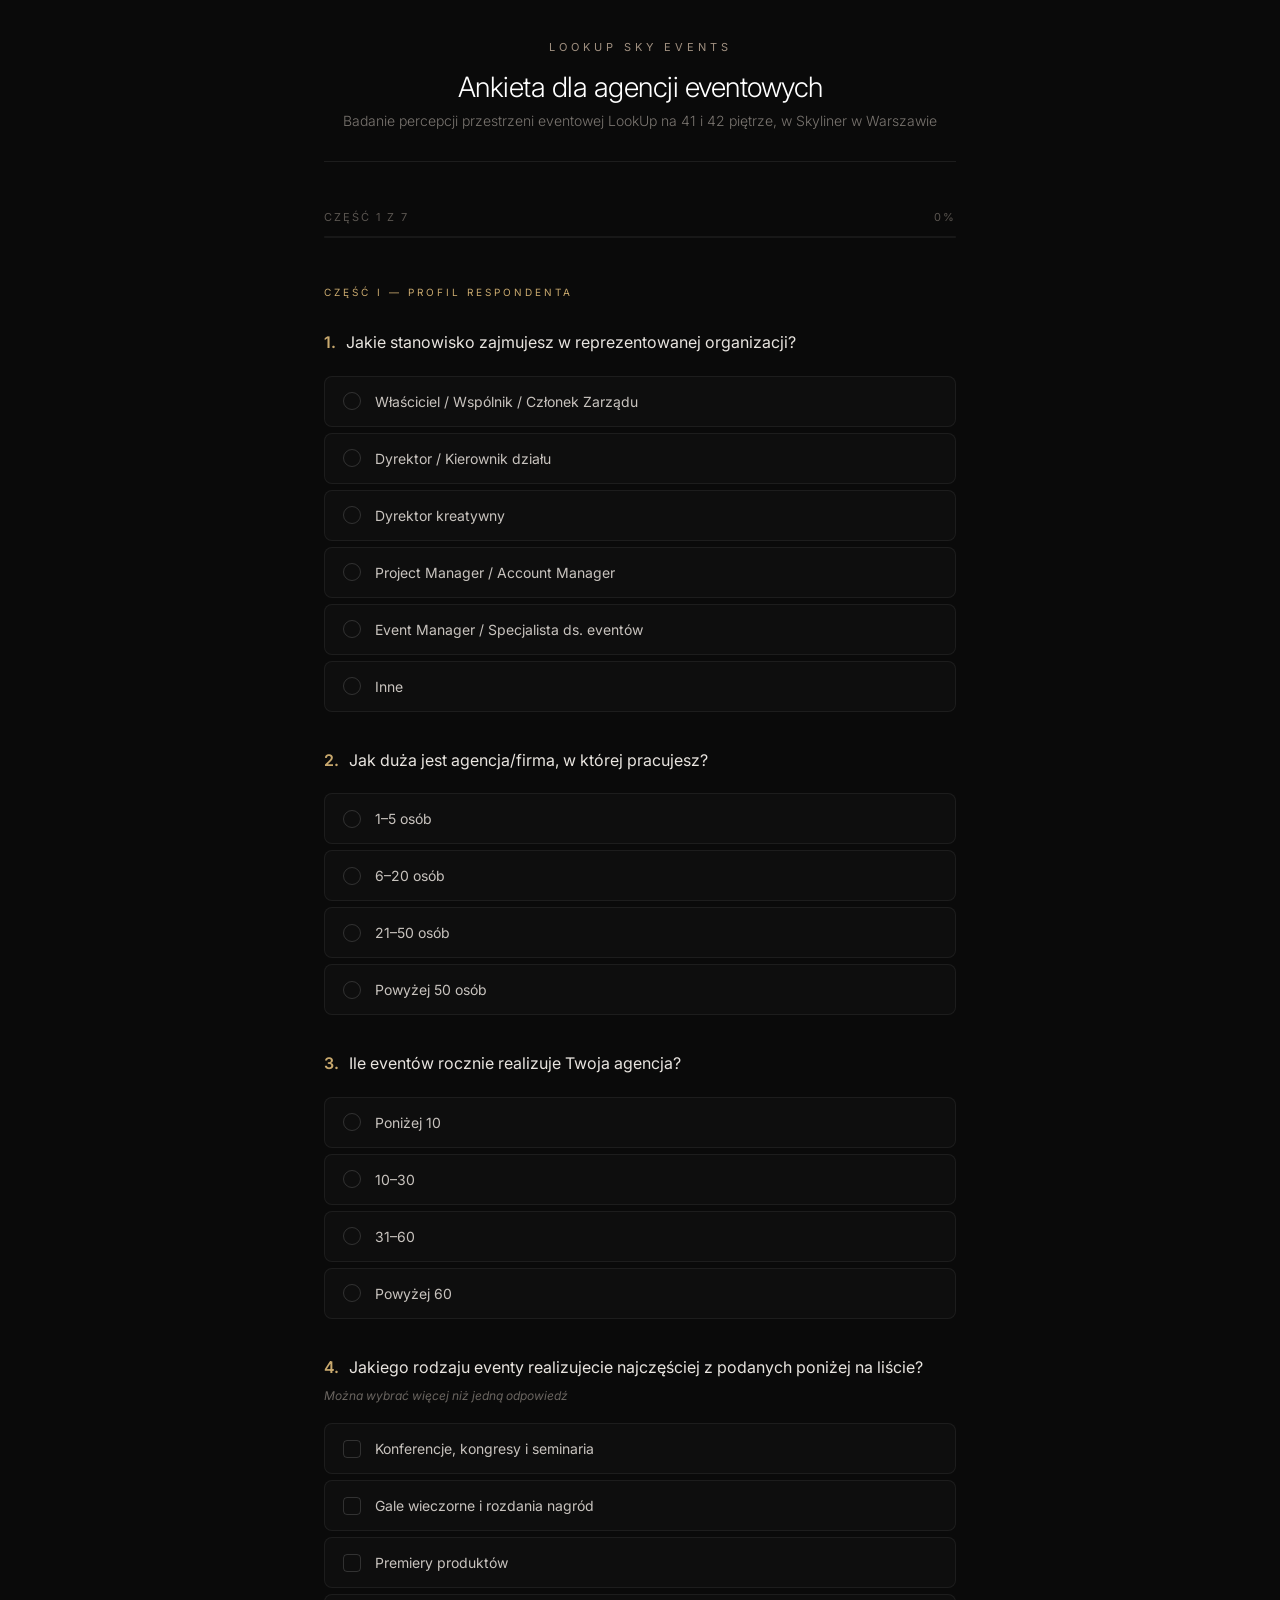
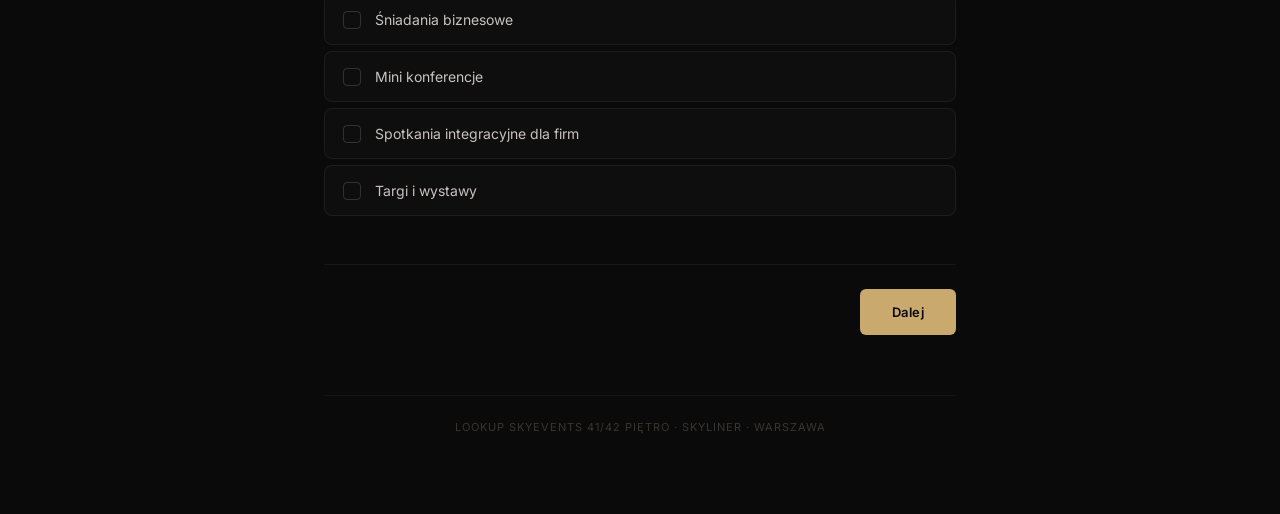
<file: ankieta/index.html>
<!DOCTYPE html>
<html lang="pl">
<head>
<meta charset="UTF-8">
<meta name="viewport" content="width=device-width, initial-scale=1.0">
<title>Ankieta - LookUp Sky Events</title>
<style>
@import url('https://fonts.googleapis.com/css2?family=Inter:wght@300;400;500;600;700&display=swap');

* { margin: 0; padding: 0; box-sizing: border-box; }

body {
  font-family: 'Inter', -apple-system, BlinkMacSystemFont, sans-serif;
  background: #0a0a0a;
  color: #e8e4df;
  min-height: 100vh;
}

.container {
  max-width: 680px;
  margin: 0 auto;
  padding: 40px 24px 80px;
}

/* Header */
.header {
  text-align: center;
  margin-bottom: 48px;
  padding-bottom: 32px;
  border-bottom: 1px solid rgba(255,255,255,0.08);
}

.header .logo {
  font-size: 11px;
  letter-spacing: 4px;
  text-transform: uppercase;
  color: #a09080;
  margin-bottom: 16px;
}

.header h1 {
  font-size: 28px;
  font-weight: 300;
  letter-spacing: -0.5px;
  color: #fff;
  margin-bottom: 8px;
}

.header .subtitle {
  font-size: 14px;
  color: #7a7570;
  font-weight: 300;
}

/* Progress */
.progress-wrapper {
  margin-bottom: 48px;
}

.progress-info {
  display: flex;
  justify-content: space-between;
  font-size: 11px;
  letter-spacing: 2px;
  text-transform: uppercase;
  color: #5a5550;
  margin-bottom: 12px;
}

.progress-bar {
  height: 2px;
  background: rgba(255,255,255,0.06);
  border-radius: 1px;
  overflow: hidden;
}

.progress-fill {
  height: 100%;
  background: linear-gradient(90deg, #c9a96e, #e8d5b0);
  border-radius: 1px;
  transition: width 0.5s cubic-bezier(0.4, 0, 0.2, 1);
  width: 0%;
}

/* Sections */
.section {
  display: none;
  animation: fadeIn 0.4s ease;
}

.section.active { display: block; }

@keyframes fadeIn {
  from { opacity: 0; transform: translateY(12px); }
  to { opacity: 1; transform: translateY(0); }
}

.section-title {
  font-size: 10px;
  letter-spacing: 3px;
  text-transform: uppercase;
  color: #c9a96e;
  margin-bottom: 32px;
}

/* Questions */
.question {
  margin-bottom: 36px;
}

.question-text {
  font-size: 16px;
  font-weight: 400;
  color: #e8e4df;
  margin-bottom: 20px;
  line-height: 1.6;
}

.question-number {
  color: #c9a96e;
  font-weight: 600;
  margin-right: 6px;
}

.hint {
  font-size: 12px;
  color: #6a6560;
  margin-top: -12px;
  margin-bottom: 20px;
  font-style: italic;
}

/* Options - Radio */
.options-radio .option {
  display: flex;
  align-items: center;
  padding: 14px 18px;
  margin-bottom: 6px;
  border: 1px solid rgba(255,255,255,0.06);
  border-radius: 8px;
  cursor: pointer;
  transition: all 0.2s ease;
  background: rgba(255,255,255,0.02);
}

.options-radio .option:hover {
  border-color: rgba(201,169,110,0.3);
  background: rgba(201,169,110,0.04);
}

.options-radio .option.selected {
  border-color: rgba(201,169,110,0.5);
  background: rgba(201,169,110,0.08);
}

.option input { display: none; }

.option .check {
  width: 18px;
  height: 18px;
  border: 1.5px solid rgba(255,255,255,0.15);
  border-radius: 50%;
  margin-right: 14px;
  flex-shrink: 0;
  display: flex;
  align-items: center;
  justify-content: center;
  transition: all 0.2s ease;
}

.option.selected .check {
  border-color: #c9a96e;
  background: #c9a96e;
}

.option.selected .check::after {
  content: '';
  width: 6px;
  height: 6px;
  background: #0a0a0a;
  border-radius: 50%;
}

.option .label {
  font-size: 14px;
  color: #c8c3be;
  line-height: 1.5;
}

.option.selected .label { color: #fff; }

/* Options - Checkbox */
.options-checkbox .option {
  display: flex;
  align-items: center;
  padding: 14px 18px;
  margin-bottom: 6px;
  border: 1px solid rgba(255,255,255,0.06);
  border-radius: 8px;
  cursor: pointer;
  transition: all 0.2s ease;
  background: rgba(255,255,255,0.02);
}

.options-checkbox .option:hover {
  border-color: rgba(201,169,110,0.3);
  background: rgba(201,169,110,0.04);
}

.options-checkbox .option.selected {
  border-color: rgba(201,169,110,0.5);
  background: rgba(201,169,110,0.08);
}

.options-checkbox .check {
  width: 18px;
  height: 18px;
  border: 1.5px solid rgba(255,255,255,0.15);
  border-radius: 4px;
  margin-right: 14px;
  flex-shrink: 0;
  display: flex;
  align-items: center;
  justify-content: center;
  transition: all 0.2s ease;
}

.options-checkbox .option.selected .check {
  border-color: #c9a96e;
  background: #c9a96e;
}

.options-checkbox .option.selected .check::after {
  content: '\2713';
  color: #0a0a0a;
  font-size: 11px;
  font-weight: 700;
}

/* Text input */
.text-input {
  width: 100%;
  padding: 14px 18px;
  background: rgba(255,255,255,0.03);
  border: 1px solid rgba(255,255,255,0.08);
  border-radius: 8px;
  color: #e8e4df;
  font-family: 'Inter', sans-serif;
  font-size: 14px;
  outline: none;
  transition: border-color 0.2s;
  resize: vertical;
  min-height: 80px;
}

.text-input:focus {
  border-color: rgba(201,169,110,0.4);
}

.text-input::placeholder {
  color: #4a4540;
}

/* Navigation */
.nav {
  display: flex;
  justify-content: space-between;
  margin-top: 48px;
  padding-top: 24px;
  border-top: 1px solid rgba(255,255,255,0.06);
}

.btn {
  padding: 14px 32px;
  border: none;
  border-radius: 6px;
  font-family: 'Inter', sans-serif;
  font-size: 13px;
  font-weight: 500;
  letter-spacing: 0.5px;
  cursor: pointer;
  transition: all 0.2s ease;
}

.btn-back {
  background: transparent;
  color: #6a6560;
  border: 1px solid rgba(255,255,255,0.08);
}

.btn-back:hover {
  color: #a09080;
  border-color: rgba(255,255,255,0.15);
}

.btn-next {
  background: #c9a96e;
  color: #0a0a0a;
  font-weight: 600;
}

.btn-next:hover {
  background: #d4b87d;
}

.btn-submit {
  background: linear-gradient(135deg, #c9a96e, #e8d5b0);
  color: #0a0a0a;
  font-weight: 600;
  padding: 16px 40px;
  font-size: 14px;
}

.btn-submit:hover {
  transform: translateY(-1px);
  box-shadow: 0 4px 20px rgba(201,169,110,0.3);
}

.btn:disabled {
  opacity: 0.3;
  cursor: not-allowed;
}

/* Done screen */
.done-screen {
  text-align: center;
  padding: 60px 20px;
}

.done-screen .icon {
  width: 64px;
  height: 64px;
  border: 2px solid #c9a96e;
  border-radius: 50%;
  display: flex;
  align-items: center;
  justify-content: center;
  margin: 0 auto 24px;
  font-size: 28px;
  color: #c9a96e;
}

.done-screen h2 {
  font-size: 24px;
  font-weight: 300;
  color: #fff;
  margin-bottom: 12px;
}

.done-screen p {
  font-size: 14px;
  color: #7a7570;
  line-height: 1.6;
}

/* Footer */
.footer {
  text-align: center;
  margin-top: 60px;
  padding-top: 24px;
  border-top: 1px solid rgba(255,255,255,0.04);
  font-size: 11px;
  color: #3a3530;
  letter-spacing: 1px;
}

/* Responsive */
@media (max-width: 600px) {
  .container { padding: 24px 16px 60px; }
  .header h1 { font-size: 22px; }
  .question-text { font-size: 15px; }
  .btn { padding: 12px 24px; }
}
</style>
</head>
<body>

<div class="container">
  <div class="header">
    <div class="logo">LookUp Sky Events</div>
    <h1>Ankieta dla agencji eventowych</h1>
    <div class="subtitle">Badanie percepcji przestrzeni eventowej LookUp na 41 i 42 piętrze, w Skyliner w Warszawie</div>
  </div>

  <div class="progress-wrapper">
    <div class="progress-info">
      <span id="progress-text">Pytanie 1 z 25</span>
      <span id="progress-pct">0%</span>
    </div>
    <div class="progress-bar">
      <div class="progress-fill" id="progress-fill"></div>
    </div>
  </div>

  <form id="survey-form">

    <!-- CZESC I -->
    <div class="section active" data-section="1">
      <div class="section-title">Część I &mdash; Profil respondenta</div>

      <div class="question" data-q="q1">
        <div class="question-text"><span class="question-number">1.</span> Jakie stanowisko zajmujesz w reprezentowanej organizacji?</div>
        <div class="options-radio">
          <label class="option" data-val="Właściciel / Wspólnik / Zarząd"><div class="check"></div><span class="label">Właściciel / Wspólnik / Członek Zarządu</span></label>
          <label class="option" data-val="Dyrektor / Kierownik działu"><div class="check"></div><span class="label">Dyrektor / Kierownik działu</span></label>
          <label class="option" data-val="Dyrektor kreatywny"><div class="check"></div><span class="label">Dyrektor kreatywny</span></label>
          <label class="option" data-val="Project / Account Manager"><div class="check"></div><span class="label">Project Manager / Account Manager</span></label>
          <label class="option" data-val="Event Manager / Specjalista"><div class="check"></div><span class="label">Event Manager / Specjalista ds. eventów</span></label>
          <label class="option" data-val="Inne"><div class="check"></div><span class="label">Inne</span></label>
        </div>
      </div>

      <div class="question" data-q="q2">
        <div class="question-text"><span class="question-number">2.</span> Jak duża jest agencja/firma, w której pracujesz?</div>
        <div class="options-radio">
          <label class="option" data-val="1-5"><div class="check"></div><span class="label">1–5 osób</span></label>
          <label class="option" data-val="6-20"><div class="check"></div><span class="label">6–20 osób</span></label>
          <label class="option" data-val="21-50"><div class="check"></div><span class="label">21–50 osób</span></label>
          <label class="option" data-val="50+"><div class="check"></div><span class="label">Powyżej 50 osób</span></label>
        </div>
      </div>

      <div class="question" data-q="q3">
        <div class="question-text"><span class="question-number">3.</span> Ile eventów rocznie realizuje Twoja agencja?</div>
        <div class="options-radio">
          <label class="option" data-val="<10"><div class="check"></div><span class="label">Poniżej 10</span></label>
          <label class="option" data-val="10-30"><div class="check"></div><span class="label">10–30</span></label>
          <label class="option" data-val="31-60"><div class="check"></div><span class="label">31–60</span></label>
          <label class="option" data-val="60+"><div class="check"></div><span class="label">Powyżej 60</span></label>
        </div>
      </div>

      <div class="question" data-q="q4">
        <div class="question-text"><span class="question-number">4.</span> Jakiego rodzaju eventy realizujecie najczęściej z podanych poniżej na liście?</div>
        <div class="hint">Można wybrać więcej niż jedną odpowiedź</div>
        <div class="options-checkbox">
          <label class="option" data-val="Konferencje, kongresy i seminaria"><div class="check"></div><span class="label">Konferencje, kongresy i seminaria</span></label>
          <label class="option" data-val="Gale wieczorne i rozdania nagród"><div class="check"></div><span class="label">Gale wieczorne i rozdania nagród</span></label>
          <label class="option" data-val="Premiery produktów"><div class="check"></div><span class="label">Premiery produktów</span></label>
          <label class="option" data-val="Śniadania biznesowe"><div class="check"></div><span class="label">Śniadania biznesowe</span></label>
          <label class="option" data-val="Mini konferencje"><div class="check"></div><span class="label">Mini konferencje</span></label>
          <label class="option" data-val="Spotkania integracyjne dla firm"><div class="check"></div><span class="label">Spotkania integracyjne dla firm</span></label>
          <label class="option" data-val="Targi i wystawy"><div class="check"></div><span class="label">Targi i wystawy</span></label>
        </div>
      </div>
    </div>

    <!-- CZESC II -->
    <div class="section" data-section="2">
      <div class="section-title">Część II &mdash; Znajomość marki LookUp</div>

      <div class="question" data-q="q5">
        <div class="question-text"><span class="question-number">5.</span> Czy słyszałeś(aś) o LookUp Sky Events w Skyliner w Warszawie?</div>
        <div class="options-radio">
          <label class="option" data-val="Tak, dobrze znam"><div class="check"></div><span class="label">Tak, dobrze znam to miejsce</span></label>
          <label class="option" data-val="Tak, słyszałem, ale nie znam szczegółów"><div class="check"></div><span class="label">Tak, słyszałem(am), ale nie znam szczegółów</span></label>
          <label class="option" data-val="Nie, nie słyszałem"><div class="check"></div><span class="label">Nie, nie słyszałem(am)</span></label>
        </div>
      </div>

      <div class="question" data-q="q6">
        <div class="question-text"><span class="question-number">6.</span> Skąd czerpałeś(aś) informacje o LookUp?</div>
        <div class="hint">Można wybrać więcej niż jedną odpowiedź</div>
        <div class="options-checkbox">
          <label class="option" data-val="Z polecenia klienta"><div class="check"></div><span class="label">Z polecenia klienta</span></label>
          <label class="option" data-val="Z polecenia kolegów z branży"><div class="check"></div><span class="label">Z polecenia kolegów z branży</span></label>
          <label class="option" data-val="Z mediów społecznościowych"><div class="check"></div><span class="label">Z mediów społecznościowych (Instagram, Facebook, LinkedIn)</span></label>
          <label class="option" data-val="Z kampanii w internecie"><div class="check"></div><span class="label">Z kampanii w internecie</span></label>
          <label class="option" data-val="Ze strony internetowej"><div class="check"></div><span class="label">Ze strony internetowej lookupevents.pl</span></label>
          <label class="option" data-val="Od klienta, który sam zaproponował"><div class="check"></div><span class="label">Od klienta, który sam zaproponował to miejsce</span></label>
          <label class="option" data-val="Inne"><div class="check"></div><span class="label">Inne</span></label>
        </div>
      </div>

      <div class="question" data-q="q7">
        <div class="question-text"><span class="question-number">7.</span> Czy realizowałeś(aś) jakikolwiek event w LookUp?</div>
        <div class="options-radio">
          <label class="option" data-val="Tak, wielokrotnie"><div class="check"></div><span class="label">Tak, wielokrotnie</span></label>
          <label class="option" data-val="Tak, raz lub dwa razy"><div class="check"></div><span class="label">Tak, raz lub dwa razy</span></label>
          <label class="option" data-val="Nie, ale rozważałem"><div class="check"></div><span class="label">Nie, ale rozważałem(am)</span></label>
          <label class="option" data-val="Nie i nie rozważałem"><div class="check"></div><span class="label">Nie i nie rozważałem(am)</span></label>
        </div>
      </div>
    </div>

    <!-- CZESC III -->
    <div class="section" data-section="3">
      <div class="section-title">Część III &mdash; Percepcja miejsca i jego zalet</div>

      <div class="question" data-q="q8">
        <div class="question-text"><span class="question-number">8.</span> Jakie są Twoim zdaniem GŁÓWNE ZALETY LookUp?</div>
        <div class="hint">Można wybrać do 5 odpowiedzi</div>
        <div class="options-checkbox" data-max="5">
          <label class="option" data-val="Spektakularny widok na panoramę Warszawy"><div class="check"></div><span class="label">Spektakularny widok na panoramę Warszawy</span></label>
          <label class="option" data-val="Prestiżowe miejsce"><div class="check"></div><span class="label">Prestiżowe miejsce</span></label>
          <label class="option" data-val="Nowoczesny, elegancki design wnętrz"><div class="check"></div><span class="label">Nowoczesny, elegancki design wnętrz</span></label>
          <label class="option" data-val="Elastyczność przestrzeni"><div class="check"></div><span class="label">Elastyczność przestrzeni (możliwość aranżacji)</span></label>
          <label class="option" data-val="Własna kuchnia i catering Villa Foksal"><div class="check"></div><span class="label">Własna kuchnia i catering Villa Foksal</span></label>
          <label class="option" data-val="Profesjonalna obsługa"><div class="check"></div><span class="label">Profesjonalna obsługa</span></label>
          <label class="option" data-val="Dobra lokalizacja"><div class="check"></div><span class="label">Dobra lokalizacja (Rondo Daszyńskiego, centrum)</span></label>
          <label class="option" data-val="Nagrody i wyróżnienia"><div class="check"></div><span class="label">Nagrody i wyróżnienia (Poland Urban Awards, Restaurant &amp; Bar Design Awards)</span></label>
          <label class="option" data-val="Dział sprzedaży"><div class="check"></div><span class="label">Dział sprzedaży z którą można wszystko elastycznie załatwić</span></label>
        </div>
      </div>

      <div class="question" data-q="q9">
        <div class="question-text"><span class="question-number">9.</span> Jak oceniasz cenę wynajmu przestrzeni LookUp w porównaniu do innych miejsc eventowych w wieżowcach w Warszawie?</div>
        <div class="options-radio">
          <label class="option" data-val="Nieco niższa"><div class="check"></div><span class="label">Nieco niższa</span></label>
          <label class="option" data-val="Porównywalne"><div class="check"></div><span class="label">Porównywalne</span></label>
          <label class="option" data-val="Nieco droższa"><div class="check"></div><span class="label">Nieco droższa</span></label>
          <label class="option" data-val="Znacznie droższa"><div class="check"></div><span class="label">Znacznie droższa</span></label>
          <label class="option" data-val="Nie mam porównania"><div class="check"></div><span class="label">Nie mam porównania</span></label>
        </div>
      </div>

      <div class="question" data-q="q10">
        <div class="question-text"><span class="question-number">10.</span> Jak oceniasz jakość cateringu (Villa Foksal) dostępnego w LookUp?</div>
        <div class="options-radio">
          <label class="option" data-val="Wyjątkowe smaki i wrażenia kulinarne"><div class="check"></div><span class="label">Wyjątkowe smaki i wrażenia kulinarne</span></label>
          <label class="option" data-val="Bardzo dobra"><div class="check"></div><span class="label">Bardzo dobra</span></label>
          <label class="option" data-val="Dobra"><div class="check"></div><span class="label">Dobra</span></label>
          <label class="option" data-val="Średnia"><div class="check"></div><span class="label">Średnia</span></label>
          <label class="option" data-val="Niska"><div class="check"></div><span class="label">Niska</span></label>
          <label class="option" data-val="Wysoka cena, względem konkurencji"><div class="check"></div><span class="label">Wysoka cena, względem konkurencji</span></label>
          <label class="option" data-val="Wysoka cena względem jakości"><div class="check"></div><span class="label">Wysoka cena względem jakości</span></label>
        </div>
      </div>

      <div class="question" data-q="q11">
        <div class="question-text"><span class="question-number">11.</span> Jak oceniasz elastyczność oferty cateringowej (możliwość dostosowania menu, ilości, formatu)?</div>
        <div class="options-radio">
          <label class="option" data-val="Bardzo elastyczna"><div class="check"></div><span class="label">Bardzo elastyczna &mdash; wszystko da się dogadać</span></label>
          <label class="option" data-val="Elastyczna"><div class="check"></div><span class="label">Elastyczna &mdash; większość rzeczy jest możliwa</span></label>
          <label class="option" data-val="Średnia"><div class="check"></div><span class="label">Średnia &mdash; są pewne ograniczenia</span></label>
          <label class="option" data-val="Mało elastyczna"><div class="check"></div><span class="label">Mało elastyczna &mdash; dużo trzeba negocjować</span></label>
          <label class="option" data-val="Nie wiem"><div class="check"></div><span class="label">Nie wiem / nie rozmawiałem/em na ten temat</span></label>
          <label class="option" data-val="Duży minus za brak własnego cateringu"><div class="check"></div><span class="label">Duży minus za brak możliwości realizacji eventu z własnym cateringiem w LookUp</span></label>
        </div>
      </div>
    </div>

    <!-- CZESC IV -->
    <div class="section" data-section="4">
      <div class="section-title">Część IV &mdash; Obsługa i współpraca</div>

      <div class="question" data-q="q12">
        <div class="question-text"><span class="question-number">12.</span> Jak oceniasz pracę działu sprzedaży LookUp (szybkość odpowiedzi, profesjonalizm, dopasowanie oferty)?</div>
        <div class="options-radio">
          <label class="option" data-val="Bardzo dobrze"><div class="check"></div><span class="label">Bardzo dobrze &mdash; szybko, profesjonalnie, elastycznie</span></label>
          <label class="option" data-val="Dobrze"><div class="check"></div><span class="label">Dobrze &mdash; w większości pozytywne doświadczenie</span></label>
          <label class="option" data-val="Średnio"><div class="check"></div><span class="label">Średnio &mdash; zdarzają się opóźnienia lub brak elastyczności</span></label>
          <label class="option" data-val="Słabo"><div class="check"></div><span class="label">Słabo &mdash; duże opóźnienia, brak odpowiedzi</span></label>
          <label class="option" data-val="Nie mam doświadczenia"><div class="check"></div><span class="label">Nie mam doświadczenia we współpracy</span></label>
        </div>
      </div>

      <div class="question" data-q="q13">
        <div class="question-text"><span class="question-number">13.</span> Czy oferty przygotowywane przez LookUp są dostosowane do potrzeb klienta?</div>
        <div class="options-radio">
          <label class="option" data-val="Tak, zawsze"><div class="check"></div><span class="label">Tak, zawsze otrzymuję dopasowaną ofertę</span></label>
          <label class="option" data-val="Czasem tak, czasem szablonowe"><div class="check"></div><span class="label">Czasem tak, czasem są szablonowe</span></label>
          <label class="option" data-val="Często szablonowe"><div class="check"></div><span class="label">Często są szablonowe, mało elastyczne</span></label>
          <label class="option" data-val="Nie otrzymywałem ofert"><div class="check"></div><span class="label">Nie wiem / nie otrzymywałem(am) ofert</span></label>
        </div>
      </div>
    </div>

    <!-- CZESC V -->
    <div class="section" data-section="5">
      <div class="section-title">Część V &mdash; Rekomendacje i częstotliwość</div>

      <div class="question" data-q="q14">
        <div class="question-text"><span class="question-number">14.</span> W jakich okolicznościach rekomendował(a)byś LookUp swoim klientom?</div>
        <div class="hint">Można wybrać więcej niż jedną odpowiedź</div>
        <div class="options-checkbox">
          <label class="option" data-val="Gdy klient szuka prestiżowej lokalizacji z widokiem"><div class="check"></div><span class="label">Gdy klient szuka prestiżowej lokalizacji z widokiem</span></label>
          <label class="option" data-val="Gdy klient chce zrobić wrażenie na gościach"><div class="check"></div><span class="label">Gdy klient chce zrobić wrażenie na gościach</span></label>
          <label class="option" data-val="Gdy organizowany jest event biznesowy / korporacyjny"><div class="check"></div><span class="label">Gdy organizowany jest event biznesowy / korporacyjny</span></label>
          <label class="option" data-val="Gdy potrzebne jest miejsce na konferencję lub prezentację"><div class="check"></div><span class="label">Gdy potrzebne jest miejsce na konferencję lub prezentację</span></label>
          <label class="option" data-val="Gdy klient chce elegancką kolację lub bankiet"><div class="check"></div><span class="label">Gdy klient chce elegancką kolację lub bankiet</span></label>
          <label class="option" data-val="Gdy klient szuka czegoś unikalnego, innego niż hotel"><div class="check"></div><span class="label">Gdy klient szuka czegoś unikalnego, innego niż hotel</span></label>
          <label class="option" data-val="Gdy budżet klienta pozwala na premium lokalizację"><div class="check"></div><span class="label">Gdy budżet klienta pozwala na premium lokalizację</span></label>
          <label class="option" data-val="Nigdy nie rekomendowałem/em"><div class="check"></div><span class="label">Nigdy nie rekomendowałem(am)</span></label>
        </div>
      </div>

      <div class="question" data-q="q15">
        <div class="question-text"><span class="question-number">15.</span> W jakich okolicznościach NIE rekomendował(a)byś LookUp?</div>
        <div class="hint">Można wybrać więcej niż jedną odpowiedź</div>
        <div class="options-checkbox">
          <label class="option" data-val="Gdy klient ma ograniczony budżet"><div class="check"></div><span class="label">Gdy klient ma ograniczony budżet</span></label>
          <label class="option" data-val="Gdy klient chce miejsce z dużym parkingiem blisko sali"><div class="check"></div><span class="label">Gdy klient chce miejsce z dużym parkingiem blisko sali</span></label>
          <label class="option" data-val="Gdy klient preferuje hotel z możliwością noclegu"><div class="check"></div><span class="label">Gdy klient preferuje hotel z możliwością noclegu</span></label>
          <label class="option" data-val="Gdy klient chce miejsce z ogrodem / przestrzenią plenerową"><div class="check"></div><span class="label">Gdy klient chce miejsce z ogrodem / przestrzenią plenerową</span></label>
          <label class="option" data-val="Gdy klient już był w Lookup i nie chce powtarzać lokalizacji"><div class="check"></div><span class="label">Gdy klient już był w LookUp i nie chce powtarzać lokalizacji</span></label>
          <label class="option" data-val="Gdy mam lepsze alternatywy w podobnej cenie"><div class="check"></div><span class="label">Gdy mam lepsze alternatywy w podobnej cenie</span></label>
          <label class="option" data-val="Zawsze rekomenduję/em"><div class="check"></div><span class="label">Zawsze rekomenduję — nie widzę przeciwwskazań</span></label>
        </div>
      </div>

      <div class="question" data-q="q16">
        <div class="question-text"><span class="question-number">16.</span> Jak często realizujecie eventy, które mogłyby odbyć się w LookUp? (np. konferencje, gale, spotkania biznesowe dla 50–300 osób)</div>
        <div class="options-radio">
          <label class="option" data-val="Często (>50%)"><div class="check"></div><span class="label">Często (więcej niż 50% eventów nadaje się do LookUp)</span></label>
          <label class="option" data-val="Czasem (20-50%)"><div class="check"></div><span class="label">Czasem (ok. 20–50% eventów)</span></label>
          <label class="option" data-val="Rzadko (<20%)"><div class="check"></div><span class="label">Rzadko (poniżej 20%)</span></label>
          <label class="option" data-val="Bardzo rzadko / nigdy"><div class="check"></div><span class="label">Bardzo rzadko / nigdy</span></label>
        </div>
      </div>

      <div class="question" data-q="q17">
        <div class="question-text"><span class="question-number">17.</span> Ile z tych eventów realizujecie w LookUp (lub ile z nich rekomendujecie w LookUp)?</div>
        <div class="options-radio">
          <label class="option" data-val="Wszystkie lub prawie wszystkie"><div class="check"></div><span class="label">Wszystkie lub prawie wszystkie</span></label>
          <label class="option" data-val="Większość (>50%)"><div class="check"></div><span class="label">Większość (powyżej 50%)</span></label>
          <label class="option" data-val="Ok. połowę"><div class="check"></div><span class="label">Okolo połowę</span></label>
          <label class="option" data-val="Mniej niż połowę"><div class="check"></div><span class="label">Mniej niż połowę</span></label>
          <label class="option" data-val="Żadne"><div class="check"></div><span class="label">Żadne</span></label>
        </div>
      </div>

      <div class="question" data-q="q18">
        <div class="question-text"><span class="question-number">18.</span> Co spowodowałoby, że rekomendował(a)byś LookUp częściej?</div>
        <div class="hint">Można wybrać więcej niż jedną odpowiedź</div>
        <div class="options-checkbox">
          <label class="option" data-val="Niższe ceny"><div class="check"></div><span class="label">Niższe ceny</span></label>
          <label class="option" data-val="Większa elastyczność cenowa + stałe dobre rabaty dla agencji"><div class="check"></div><span class="label">Większa elastyczność cenowa + stałe dobre rabaty dla agencji</span></label>
          <label class="option" data-val="Lepsza komunikacja z działem sprzedaży"><div class="check"></div><span class="label">Lepsza komunikacja z działem sprzedaży</span></label>
          <label class="option" data-val="Szybsze przygotowanie ofert"><div class="check"></div><span class="label">Szybsze przygotowanie ofert</span></label>
          <label class="option" data-val="Większa powierzchnia / więcej sal"><div class="check"></div><span class="label">Większa powierzchnia / więcej sal</span></label>
          <label class="option" data-val="Lepsza dostępność terminów"><div class="check"></div><span class="label">Lepsza dostępność terminów</span></label>
          <label class="option" data-val="Lepsze materiały do prezentacji klientom"><div class="check"></div><span class="label">Lepsze materiały do prezentacji klientom (zdjęcia, wideo, lookbook)</span></label>
          <label class="option" data-val="Możliwość organizacji eventu próbnego / pokazowego"><div class="check"></div><span class="label">Możliwość organizacji eventu próbnego / pokazowego</span></label>
          <label class="option" data-val="Inne"><div class="check"></div><span class="label">Inne</span></label>
        </div>
      </div>
    </div>

    <!-- CZESC VI -->
    <div class="section" data-section="6">
      <div class="section-title">Część VI &mdash; Konkurencja i alternatywy</div>

      <div class="question" data-q="q19">
        <div class="question-text"><span class="question-number">19.</span> Które z warszawskich miejsc eventowych usytuowanych w wieżowcach są Ci znane?</div>
        <div class="hint">Można wybrać więcej niż jedną odpowiedź</div>
        <div class="options-checkbox">
          <label class="option" data-val="Varso 46"><div class="check"></div><span class="label">Varso 46 (Varso Tower)</span></label>
          <label class="option" data-val="Skyfall Warsaw"><div class="check"></div><span class="label">Skyfall Warsaw (Warsaw UNIT)</span></label>
          <label class="option" data-val="Sky Hall"><div class="check"></div><span class="label">Sky Hall (Spektrum Tower)</span></label>
          <label class="option" data-val="Hotele"><div class="check"></div><span class="label">Hotel Marriott / Hilton / InterContinental (sale konferencyjne)</span></label>
          <label class="option" data-val="Pałac Kultury"><div class="check"></div><span class="label">Pałac Kultury i Nauki (sale eventowe)</span></label>
          <label class="option" data-val="Level 27"><div class="check"></div><span class="label">Level 27 (klub na 27. piętrze)</span></label>
          <label class="option" data-val="Nie znam żadnego"><div class="check"></div><span class="label">Nie znam żadnego z powyższych miejsc</span></label>
        </div>
      </div>

      <div class="question" data-q="q20">
        <div class="question-text"><span class="question-number">20.</span> Jaki rodzaj przestrzeni na event najczęściej wybierają Twoi Klienci?</div>
        <div class="options-radio">
          <label class="option" data-val="Hotel z dużą salą konferencyjną"><div class="check"></div><span class="label">Hotel z dużą salą konferencyjną</span></label>
          <label class="option" data-val="Przestrzeń industrialna"><div class="check"></div><span class="label">Przestrzeń industrialna</span></label>
          <label class="option" data-val="Inny wieżowiec z event space"><div class="check"></div><span class="label">Inny wieżowiec z event space</span></label>
          <label class="option" data-val="Restauracja z salą eventową"><div class="check"></div><span class="label">Restauracja z salą eventową</span></label>
          <label class="option" data-val="Kamienica / zabytkowy budynek"><div class="check"></div><span class="label">Kamienica / zabytkowy budynek</span></label>
          <label class="option" data-val="Miejsce z przestrzenią na zewnątrz"><div class="check"></div><span class="label">Miejsce z przestrzenią na zewnątrz (taras/ogród)</span></label>
          <label class="option" data-val="Nie wiem"><div class="check"></div><span class="label">Nie wiem &mdash; klient sam wybiera</span></label>
        </div>
      </div>

      <div class="question" data-q="q21">
        <div class="question-text"><span class="question-number">21.</span> Czy istnieje Twoim zdaniem "etyka" niepowtarzania tego samego miejsca dla tego samego klienta?</div>
        <div class="options-radio">
          <label class="option" data-val="Tak, klienci nie chcą wracać"><div class="check"></div><span class="label">Tak, klienci często nie chcą wracać do tego samego miejsca</span></label>
          <label class="option" data-val="Nie - miejsce się sprawdza"><div class="check"></div><span class="label">Nie, jeśli miejsce się sprawdza, klienci chętnie wracają</span></label>
          <label class="option" data-val="Nie mam zdania"><div class="check"></div><span class="label">Nie mam zdania</span></label>
        </div>
      </div>
    </div>

    <!-- CZESC VII -->
    <div class="section" data-section="7">
      <div class="section-title">Część VII &mdash; Podsumowanie</div>

      <div class="question" data-q="q22">
        <div class="question-text"><span class="question-number">22.</span> Jakie są Twoim zdaniem NAJWIĘKSZE BARIERY w rekomendowaniu LookUp?</div>
        <div class="hint">Można wybrać do 3 odpowiedzi</div>
        <div class="options-checkbox" data-max="3">
          <label class="option" data-val="Wysoka cena"><div class="check"></div><span class="label">Wysoka cena</span></label>
          <label class="option" data-val="Ograniczona powierzchnia"><div class="check"></div><span class="label">Ograniczona powierzchnia</span></label>
          <label class="option" data-val="Brak możliwości noclegu"><div class="check"></div><span class="label">Brak możliwości noclegu</span></label>
          <label class="option" data-val="Ograniczona dostępność parkingowa"><div class="check"></div><span class="label">Ograniczona dostępność parkingowa</span></label>
          <label class="option" data-val="Catering, tylko własny"><div class="check"></div><span class="label">Catering, tylko własny</span></label>
          <label class="option" data-val="Dział sprzedaży - brak elastyczności"><div class="check"></div><span class="label">Dział sprzedaży - brak elastyczności</span></label>
          <label class="option" data-val="Klienci nie znają tego miejsca"><div class="check"></div><span class="label">Klienci nie znają tego miejsca</span></label>
          <label class="option" data-val="Brak materiałów marketingowych do prezentacji klientom"><div class="check"></div><span class="label">Brak materiałów marketingowych do prezentacji klientom</span></label>
          <label class="option" data-val="Inne"><div class="check"></div><span class="label">Inne</span></label>
        </div>
      </div>

      <div class="question" data-q="q23">
        <div class="question-text"><span class="question-number">23.</span> Jaki element powoduje, że Klienci wybierają właśnie LookUp?</div>
        <textarea class="text-input" data-q="q23" placeholder="Twoja odpowiedź..."></textarea>
      </div>
    </div>

    <!-- DONE -->
    <div class="section" data-section="done">
      <div class="done-screen">
        <div class="icon">&#10003;</div>
        <h2>Dziękujemy za wypełnienie ankiety</h2>
        <p>Twoje odpowiedzi pomogą nam lepiej zrozumieć potrzeby agencji eventowych i udoskonalić ofertę LookUp Sky Events.</p>
      </div>
    </div>

  </form>

  <div id="submit-notice" style="display:none; text-align:right; font-size:13px; color:#a09080; margin-bottom:16px; font-style:italic;">To już wszystkie pytania.</div>
  <div class="nav" id="nav">
    <button type="button" class="btn btn-back" id="btn-back" style="visibility:hidden">Wstecz</button>
    <button type="button" class="btn btn-next" id="btn-next">Dalej</button>
  </div>

  <div class="footer">LOOKUP SKYEVENTS 41/42 PIĘTRO &middot; SKYLINER &middot; WARSZAWA</div>
</div>

<script>
let currentSection = 1;
const TOTAL_SECTIONS = 7;
const answers = {};

function updateProgress() {
  if (currentSection <= TOTAL_SECTIONS) {
    const pct = Math.round(((currentSection - 1) / TOTAL_SECTIONS) * 100);
    document.getElementById('progress-fill').style.width = pct + '%';
    document.getElementById('progress-pct').textContent = pct + '%';
    document.getElementById('progress-text').textContent = 'Część ' + currentSection + ' z ' + TOTAL_SECTIONS;
  } else {
    document.getElementById('progress-fill').style.width = '100%';
    document.getElementById('progress-pct').textContent = '100%';
    document.getElementById('progress-text').textContent = 'Gotowe';
  }
}

function isLastSection() {
  if (currentSection === 7) {
    return true;
  }
  if (currentSection === 6 && answers['q5'] === 'Nie, nie słyszałem') {
    return true;
  }
  return false;
}

function showSection(n) {
  document.querySelectorAll('.section').forEach(s => s.classList.remove('active'));
  
  if (n === 'done') {
    document.querySelector('.section[data-section="done"]').classList.add('active');
    document.getElementById('nav').style.display = 'none';
    document.getElementById('submit-notice').style.display = 'none';
    updateProgress();
    return;
  }

  const sec = document.querySelector('.section[data-section="' + n + '"]');
  if (sec) sec.classList.add('active');

  const btnBack = document.getElementById('btn-back');
  if (currentSection > 1) {
    btnBack.style.visibility = 'visible';
  } else {
    btnBack.style.visibility = 'hidden';
  }

  const btnNext = document.getElementById('btn-next');
  const submitNotice = document.getElementById('submit-notice');
  if (isLastSection()) {
    btnNext.textContent = 'WYŚLIJ';
    btnNext.classList.add('btn-submit');
  } else {
    btnNext.textContent = 'Dalej';
    btnNext.classList.remove('btn-submit');
  }
  
  if (n === 7 || (n === 6 && answers['q5'] === 'Nie, nie słyszałem')) {
    submitNotice.style.display = 'block';
  } else {
    submitNotice.style.display = 'none';
  }

  updateProgress();
}

// Radio options
document.querySelectorAll('.options-radio .option').forEach(opt => {
  opt.addEventListener('click', function() {
    const parent = this.closest('.question');
    const qName = parent.dataset.q;
    parent.querySelectorAll('.option').forEach(o => o.classList.remove('selected'));
    this.classList.add('selected');
    answers[qName] = this.dataset.val;
  });
});

// Checkbox options
document.querySelectorAll('.options-checkbox').forEach(group => {
  const max = parseInt(group.dataset.max) || 999;
  group.querySelectorAll('.option').forEach(opt => {
    opt.addEventListener('click', function() {
      const parent = this.closest('.question');
      const qName = parent.dataset.q;
      const selected = group.querySelectorAll('.option.selected');

      if (this.classList.contains('selected')) {
        this.classList.remove('selected');
      } else {
        if (selected.length < max) {
          this.classList.add('selected');
        }
      }

      const allSelected = group.querySelectorAll('.option.selected');
      const vals = Array.from(allSelected).map(o => o.dataset.val);
      answers[qName] = vals.length ? vals.join('; ') : '';
    });
  });
});

// Text inputs
document.querySelectorAll('.text-input').forEach(ta => {
  ta.addEventListener('input', function() {
    answers[this.dataset.q] = this.value;
  });
});

// Navigation
document.getElementById('btn-next').addEventListener('click', function() {
  if (currentSection <= TOTAL_SECTIONS) {
    if (isLastSection()) {
      saveAnswers();
      currentSection = 'done';
      showSection('done');
    } else {
      if (currentSection === 2 && answers['q5'] === 'Nie, nie słyszałem') {
        currentSection = 6;
      } else {
        currentSection++;
      }
      showSection(currentSection);
    }
  }
});

document.getElementById('btn-back').addEventListener('click', function() {
  if (currentSection !== 'done') {
    if (currentSection === 6 && answers['q5'] === 'Nie, nie słyszałem') {
      currentSection = 2;
    } else if (currentSection > 1) {
      currentSection--;
    }
    showSection(currentSection);
  }
});

function saveAnswers() {
  const data = {
    timestamp: new Date().toISOString(),
    answers: answers
  };
  // Save to localStorage
  const existing = JSON.parse(localStorage.getItem('lookup_survey_results') || '[]');
  existing.push(data);
  localStorage.setItem('lookup_survey_results', JSON.stringify(existing));
}

showSection(1);
</script>
</body>
</html>
</file>
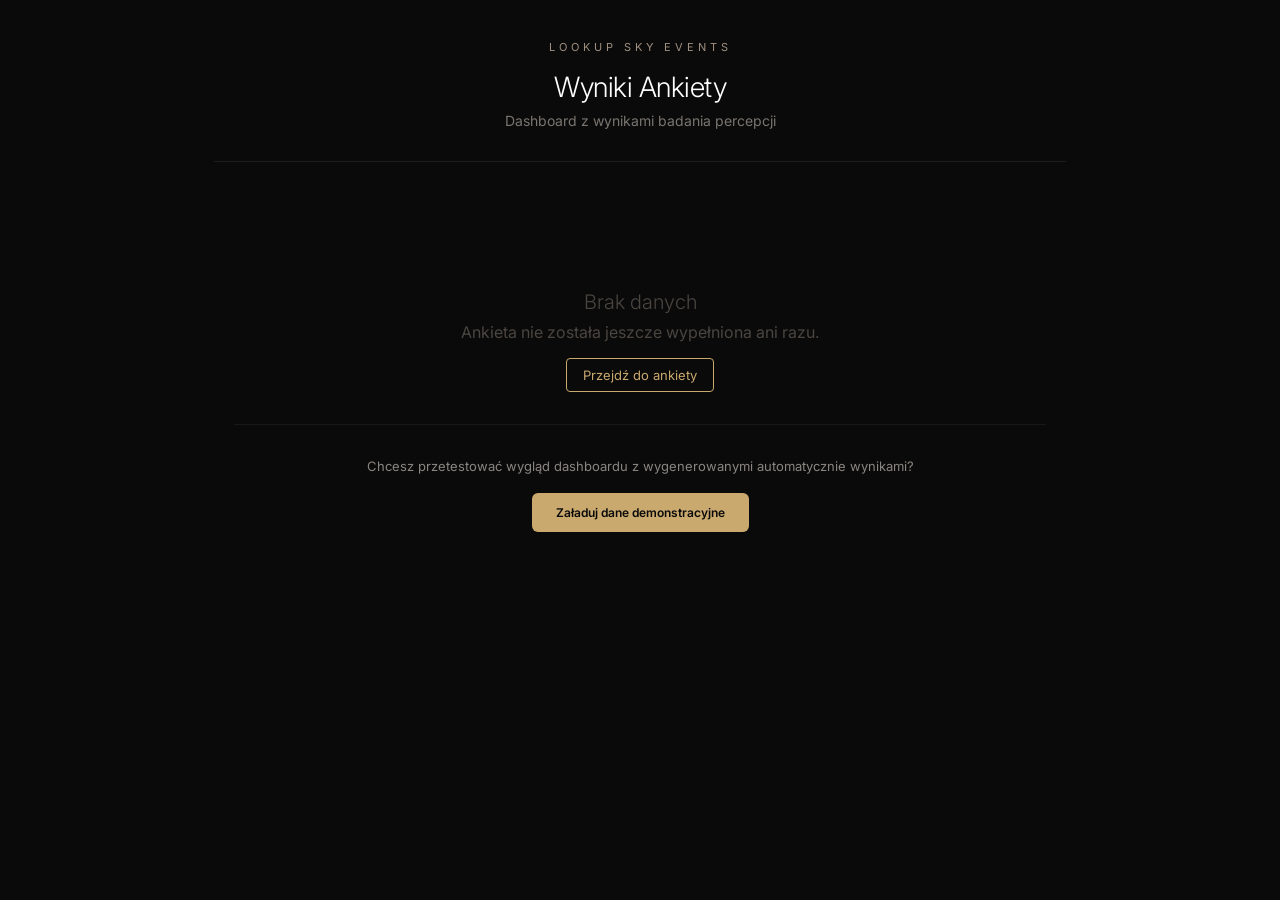
<file: wyniki.html>
<!DOCTYPE html>
<html lang="pl">
<head>
<meta charset="UTF-8">
<meta name="viewport" content="width=device-width, initial-scale=1.0">
<title>Wyniki Ankiety - LookUp Sky Events</title>
<style>
@import url('https://fonts.googleapis.com/css2?family=Inter:wght@300;400;500;600;700&display=swap');
*{margin:0;padding:0;box-sizing:border-box}
body{font-family:'Inter',sans-serif;background:#0a0a0a;color:#e8e4df;min-height:100vh}
.container{max-width:900px;margin:0 auto;padding:40px 24px}
.header{text-align:center;margin-bottom:48px;padding-bottom:32px;border-bottom:1px solid rgba(255,255,255,0.08)}
.header .logo{font-size:11px;letter-spacing:4px;text-transform:uppercase;color:#a09080;margin-bottom:16px}
.header h1{font-size:28px;font-weight:300;letter-spacing:-0.5px;color:#fff;margin-bottom:8px}
.header .subtitle{font-size:14px;color:#7a7570}
.stats-grid{display:grid;grid-template-columns:repeat(3,1fr);gap:16px;margin-bottom:48px}
.stat-card{background:rgba(255,255,255,0.03);border:1px solid rgba(255,255,255,0.06);border-radius:12px;padding:24px;text-align:center}
.stat-card .number{font-size:36px;font-weight:300;color:#c9a96e;margin-bottom:4px}
.stat-card .label{font-size:11px;letter-spacing:2px;text-transform:uppercase;color:#6a6560}
.chart-section{margin-bottom:48px}
.chart-title{font-size:10px;letter-spacing:3px;text-transform:uppercase;color:#c9a96e;margin-bottom:20px;padding-bottom:8px;border-bottom:1px solid rgba(255,255,255,0.06)}
.chart-block{margin-bottom:32px}
.chart-block h3{font-size:14px;font-weight:400;color:#e8e4df;margin-bottom:12px}
.bar-row{display:flex;align-items:center;margin-bottom:8px}
.bar-label{width:200px;font-size:13px;color:#a09590;flex-shrink:0;text-align:right;padding-right:16px}
.bar-track{flex:1;height:28px;background:rgba(255,255,255,0.03);border-radius:4px;overflow:hidden;position:relative}
.bar-fill{height:100%;background:linear-gradient(90deg,#c9a96e,#e8d5b0);border-radius:4px;display:flex;align-items:center;padding-left:10px;font-size:12px;font-weight:600;color:#0a0a0a;min-width:fit-content;transition:width 0.6s cubic-bezier(.4,0,.2,1)}
.bar-fill.empty{background:transparent;color:#5a5550;font-weight:400}
.bar-count{margin-left:8px;font-size:11px;color:#7a7570;font-weight:400}
.no-data{text-align:center;padding:80px 20px;color:#4a4540}
.no-data h2{font-size:20px;font-weight:300;margin-bottom:8px}
.btn-reset{background:transparent;border:1px solid rgba(255,80,80,0.3);color:rgba(255,80,80,0.7);padding:10px 24px;border-radius:6px;font-family:inherit;font-size:12px;cursor:pointer;margin-top:24px}
.btn-reset:hover{border-color:rgba(255,80,80,0.6);color:rgba(255,80,80,1)}
@media(max-width:600px){.stats-grid{grid-template-columns:1fr}.bar-label{width:120px;font-size:11px}}
.tab-container { display: flex; justify-content: center; gap: 12px; margin-bottom: 32px; }
.tab-btn { background: rgba(255, 255, 255, 0.03); border: 1px solid rgba(255, 255, 255, 0.08); color: #a09590; padding: 10px 24px; border-radius: 8px; cursor: pointer; font-family: inherit; font-size: 13px; font-weight: 500; transition: all 0.2s ease; }
.tab-btn:hover { background: rgba(255, 255, 255, 0.06); border-color: rgba(255, 255, 255, 0.15); color: #fff; }
.tab-btn.active { background: rgba(201, 169, 110, 0.1); border-color: #c9a96e; color: #c9a96e; }
.view-section { display: none; }
.view-section.active { display: block; }
.respondent-card { background: rgba(255, 255, 255, 0.02); border: 1px solid rgba(255, 255, 255, 0.06); border-radius: 12px; padding: 24px; margin-bottom: 20px; text-align: left; }
.respondent-card-header { display: flex; justify-content: space-between; align-items: center; border-bottom: 1px solid rgba(255,255,255,0.06); padding-bottom: 12px; margin-bottom: 16px; flex-wrap: wrap; gap: 8px; }
.respondent-title { font-size: 15px; font-weight: 500; color: #c9a96e; }
.respondent-date { font-size: 12px; color: #7a7570; }
.respondent-qa-item { margin-bottom: 16px; }
.respondent-q { font-size: 13px; color: #a09590; font-weight: 500; margin-bottom: 6px; }
.respondent-a { font-size: 14px; color: #fff; padding-left: 12px; border-left: 2px solid rgba(201, 169, 110, 0.3); line-height: 1.5; }
</style>
</head>
<body>
<div class="container">
  <div class="header">
    <div class="logo">LookUp Sky Events</div>
    <h1>Wyniki Ankiety</h1>
    <div class="subtitle">Dashboard z wynikami badania percepcji</div>
  </div>
  <div id="content"></div>
</div>
<script>
const questionLabels = {
  q1: 'Stanowisko w organizacji',
  q2: 'Wielkość agencji/firmy',
  q3: 'Liczba eventów rocznie',
  q4: 'Najczęściej realizowane rodzaje eventów',
  q5: 'Czy słyszałeś(aś) o LookUp?',
  q6: 'Skąd czerpałeś(aś) informacje o LookUp?',
  q7: 'Czy realizowałeś(aś) event w LookUp?',
  q8: 'Główne zalety LookUp',
  q9: 'Ocena ceny wynajmu vs inne wieżowce',
  q10: 'Ocena jakości cateringu (Villa Foksal)',
  q11: 'Ocena elastyczności oferty cateringowej',
  q12: 'Ocena pracy działu sprzedaży',
  q13: 'Dostosowanie ofert do potrzeb',
  q14: 'Kiedy rekomendujesz LookUp?',
  q15: 'Kiedy NIE rekomendujesz LookUp?',
  q16: 'Jak często eventy nadają się do LookUp?',
  q17: 'Jaki % trafia do LookUp?',
  q18: 'Co zwiększyłoby rekomendacje?',
  q19: 'Znajomość innych lokalizacji w wieżowcach',
  q20: 'Najczęściej wybierany rodzaj przestrzeni',
  q21: 'Etyka niepowtarzania lokalizacji u tego samego klienta',
  q22: 'Największe bariery rekomendacji',
  q23: 'Co decyduje o wyborze LookUp (otwarta odpowiedź)'
};

window.switchTab = function(tabName) {
  document.querySelectorAll('.tab-btn').forEach(btn => btn.classList.remove('active'));
  document.querySelectorAll('.view-section').forEach(sec => sec.classList.remove('active'));
  
  if (tabName === 'stats') {
    document.querySelector('.tab-btn[onclick*="stats"]').classList.add('active');
    document.getElementById('tab-stats').classList.add('active');
  } else {
    document.querySelector('.tab-btn[onclick*="individual"]').classList.add('active');
    document.getElementById('tab-individual').classList.add('active');
    if (!document.getElementById('respondent-card-content').innerHTML && window.dashboardData && window.dashboardData.length > 0) {
      showRespondent(0);
    }
  }
};

window.showRespondent = function(index) {
  const DATA = window.dashboardData;
  const item = DATA[index];
  if (!item) return;
  const ans = item.answers;
  const date = new Date(item.timestamp).toLocaleString('pl-PL');
  
  let html = `
    <div class="respondent-card">
      <div class="respondent-card-header">
        <span class="respondent-title">Respondent #${parseInt(index)+1} &mdash; ${ans.q1 || 'Nie podano'}</span>
        <span class="respondent-date">Data: ${date}</span>
      </div>
      <div style="display: grid; grid-template-columns: 1fr; gap: 16px;">
  `;
  
  Object.keys(questionLabels).forEach(key => {
    const val = ans[key] || '<em style="color:#5a5550">Brak odpowiedzi</em>';
    html += `
      <div class="respondent-qa-item">
        <div class="respondent-q">${questionLabels[key]}</div>
        <div class="respondent-a">${val}</div>
      </div>
    `;
  });
  
  html += `
      </div>
    </div>
  `;
  document.getElementById('respondent-card-content').innerHTML = html;
};

const BIN_ID = "6a3d8235f5f4af5e2930b8d0";
const API_KEY = "$2a$10$PizBTmh376ENFLNZCH5ol.lc7xyIhqPjU0z5IbNQ8dGvLI1YC5rda";
const el = document.getElementById('content');

el.innerHTML = '<div style="text-align:center;padding:50px;color:#c9a96e;">Synchronizacja danych z serwerem...</div>';

fetch(`https://api.jsonbin.io/v3/b/${BIN_ID}/latest`, {
  headers: { 'X-Master-Key': API_KEY }
})
.then(res => res.json())
.then(json => {
  const serverData = (json.record && json.record.responses) ? json.record.responses : [];
  const localData = JSON.parse(localStorage.getItem('lookup_survey_results') || '[]');
  
  // Łączenie danych lokalnych i z serwera (usuwanie duplikatów po dacie)
  const allData = [...serverData, ...localData];
  const uniqueDataMap = new Map();
  allData.forEach(item => uniqueDataMap.set(item.timestamp, item));
  const DATA = Array.from(uniqueDataMap.values());
  
  // Zapisz połączone z powrotem lokalnie
  localStorage.setItem('lookup_survey_results', JSON.stringify(DATA));
  
  renderDashboard(DATA);
})
.catch(err => {
  console.error("Błąd pobierania bazy danych:", err);
  const DATA = JSON.parse(localStorage.getItem('lookup_survey_results') || '[]');
  renderDashboard(DATA);
});

function loadDemoData() {
  const mockResponses = [];
  const options = {
    q1: ["Właściciel / Wspólnik / Zarząd", "Dyrektor / Kierownik działu", "Dyrektor kreatywny", "Project / Account Manager", "Event Manager / Specjalista", "Inne"],
    q2: ["1-5", "6-20", "21-50", "50+"],
    q3: ["<10", "10-30", "31-60", "60+"],
    q4: ["Konferencje, kongresy i seminaria", "Gale wieczorne i rozdania nagród", "Premiery produktów", "Śniadania biznesowe", "Mini konferencje", "Spotkania integracyjne dla firm", "Targi i wystawy"],
    q5: ["Tak, dobrze znam", "Tak, słyszałem, ale nie znam szczegółów", "Nie, nie słyszałem"],
    q6: ["Z polecenia klienta", "Z polecenia kolegów z branży", "Z mediów społecznościowych", "Z kampanii w internecie", "Ze strony internetowej", "Od klienta, który sam zaproponował", "Inne"],
    q7: ["Tak, wielokrotnie", "Tak, raz lub dwa razy", "Nie, ale rozważałem", "Nie i nie rozważałem"],
    q8: ["Spektakularny widok na panoramę Warszawy", "Prestiżowe miejsce", "Nowoczesny, elegancki design wnętrz", "Elastyczność przestrzeni", "Własna kuchnia i catering Villa Foksal", "Profesjonalna obsługa", "Dobra lokalizacja", "Nagrody i wyróżnienia", "Dział sprzedaży"],
    q9: ["Nieco niższa", "Porównywalne", "Nieco droższa", "Znacznie droższa", "Nie mam porównania"],
    q10: ["Wyjątkowe smaki i wrażenia kulinarne", "Bardzo dobra", "Dobra", "Średnia", "Niska", "Wysoka cena, względem konkurencji", "Wysoka cena względem jakości"],
    q11: ["Bardzo elastyczna", "Elastyczna", "Średnia", "Mało elastyczna", "Nie wiem", "Duży minus za brak własnego cateringu"],
    q12: ["Bardzo dobrze", "Dobrze", "Średnio", "Słabo", "Nie mam doświadczenia"],
    q13: ["Tak, zawsze", "Czasem tak, czasem szablonowe", "Często szablonowe", "Nie otrzymywałem ofert"],
    q14: ["Gdy klient szuka prestiżowej lokalizacji z widokiem", "Gdy klient chce zrobić wrażenie na gościach", "Gdy organizowany jest event biznesowy / korporacyjny", "Gdy potrzebne jest miejsce na konferencję lub prezentację", "Gdy klient chce elegancką kolację lub bankiet", "Gdy klient szuka czegoś unikalnego, innego niż hotel", "Gdy budżet klienta pozwala na premium lokalizację"],
    q15: ["Gdy klient ma ograniczony budżet", "Gdy klient chce miejsce z dużym parkingiem blisko sali", "Gdy klient preferuje hotel z możliwością noclegu", "Gdy klient chce miejsce z ogrodem / przestrzenią plenerową", "Gdy klient już był w Lookup i nie chce powtarzać lokalizacji", "Gdy mam lepsze alternatywy w podobnej cenie", "Zawsze rekomenduję/em"],
    q16: ["Często (>50%)", "Czasem (20-50%)", "Rzadko (<20%)", "Bardzo rzadko / nigdy"],
    q17: ["Wszystkie lub prawie wszystkie", "Większość (>50%)", "Ok. połowę", "Mniej niż połowę", "Żadne"],
    q18: ["Niższe ceny", "Większa elastyczność cenowa + stałe dobre rabaty dla agencji", "Lepsza komunikacja z działem sprzedaży", "Szybsze przygotowanie ofert", "Większa powierzchnia / więcej sal", "Lepsza dostępność terminów", "Lepsze materiały do prezentacji klientom", "Możliwość organizacji eventu próbnego / pokazowego", "Inne"],
    q19: ["Varso 46", "Skyfall Warsaw", "Sky Hall", "Hotele", "Pałac Kultury", "Level 27"],
    q20: ["Hotel z dużą salą konferencyjną", "Przestrzeń industrialna", "Inny wieżowiec z event space", "Restauracja z salą eventową", "Kamienica / zabytkowy budynek", "Miejsce z przestrzenią na zewnątrz", "Nie wiem"],
    q21: ["Tak, klienci nie chcą wracać", "Nie - miejsce się sprawdza", "Nie mam zdania"],
    q22: ["Wysoka cena", "Ograniczona powierzchnia", "Brak możliwości noclegu", "Ograniczona dostępność parkingowa", "Catering, tylko własny", "Dział sprzedaży - brak elastyczności", "Klienci nie znają tego miejsca", "Brak materiałów marketingowych do prezentacji klientom"],
    q23: [
      "Widok z okien na 42. piętrze robi ogromne wrażenie na gościach.",
      "Prestiżowa lokalizacja w Skyliner i świetny catering Villa Foksal.",
      "Klientom zależy na efekcie WOW, a panorama Warszawy to gwarantuje.",
      "Design oraz wysoki standard wykończenia sal.",
      "Bardzo dobra obsługa ze strony opiekuna projektu.",
      "Unikalność miejsca, to nie jest kolejny standardowy hotel."
    ]
  };

  const selectRandom = (arr) => arr[Math.floor(Math.random() * arr.length)];
  const selectMultiple = (arr, max = 3) => {
    const shuffled = [...arr].sort(() => 0.5 - Math.random());
    const count = Math.floor(Math.random() * max) + 1;
    return shuffled.slice(0, count).join("; ");
  };

  for (let i = 0; i < 28; i++) {
    const ans = {};
    ans.q1 = selectRandom(options.q1);
    ans.q2 = selectRandom(options.q2);
    ans.q3 = selectRandom(options.q3);
    ans.q4 = selectMultiple(options.q4, 3);
    
    const knows = Math.random() > 0.15 ? selectRandom(options.q5.slice(0, 2)) : "Nie, nie słyszałem";
    ans.q5 = knows;

    if (knows !== "Nie, nie słyszałem") {
      ans.q6 = selectMultiple(options.q6, 2);
      ans.q7 = selectRandom(options.q7);
      ans.q8 = selectMultiple(options.q8, 4);
      ans.q9 = selectRandom(options.q9);
      ans.q10 = selectRandom(options.q10);
      ans.q11 = selectRandom(options.q11);
      ans.q12 = selectRandom(options.q12);
      ans.q13 = selectRandom(options.q13);
      ans.q14 = selectMultiple(options.q14, 3);
      ans.q15 = selectMultiple(options.q15, 3);
      ans.q16 = selectRandom(options.q16);
      ans.q17 = selectRandom(options.q17);
      ans.q18 = selectMultiple(options.q18, 3);
      ans.q19 = selectMultiple(options.q19, 3);
      ans.q20 = selectRandom(options.q20);
      ans.q21 = selectRandom(options.q21);
      ans.q22 = selectMultiple(options.q22, 2);
      if (Math.random() > 0.4) {
        ans.q23 = selectRandom(options.q23);
      }
    }

    mockResponses.push({
      timestamp: new Date(Date.now() - Math.random() * 10 * 24 * 60 * 60 * 1000).toISOString(),
      answers: ans
    });
  }

  localStorage.setItem('lookup_survey_results', JSON.stringify(mockResponses));
  location.reload();
}

function renderDashboard(DATA) {
  window.dashboardData = DATA;
  if (!DATA.length) {
    el.innerHTML = `
      <div class="no-data">
        <h2>Brak danych</h2>
        <p>Ankieta nie została jeszcze wypełniona ani razu.</p>
        <p style="margin-top:16px; margin-bottom: 24px;">
          <a href="index.html" style="color:#c9a96e; text-decoration:none; border:1px solid #c9a96e; padding:8px 16px; border-radius:4px; font-size:13px; display:inline-block;">Przejdź do ankiety</a>
        </p>
        <div style="margin-top: 32px; border-top: 1px solid rgba(255,255,255,0.06); padding-top: 32px;">
          <p style="color: #8a8580; font-size: 13px; margin-bottom: 16px; line-height: 1.5;">Chcesz przetestować wygląd dashboardu z wygenerowanymi automatycznie wynikami?</p>
          <button id="btn-load-demo" style="background:#c9a96e; border:none; color:#0a0a0a; padding:12px 24px; border-radius:6px; font-weight:600; cursor:pointer; font-size:12px; font-family:inherit; transition:opacity 0.2s;">Załaduj dane demonstracyjne</button>
        </div>
      </div>
    `;
    document.getElementById('btn-load-demo').addEventListener('click', loadDemoData);
  } else {
    const total = DATA.length;
    const answers = DATA.map(d => d.answers);

    function count(q) {
      const c = {};
      answers.forEach(a => {
        if (a[q]) {
          const vals = a[q].split('; ');
          vals.forEach(v => { c[v] = (c[v] || 0) + 1; });
        }
      });
      return Object.entries(c).sort((a,b) => b[1] - a[1]);
    }

    function barHTML(label, count, max) {
      const pct = max ? Math.round((count / max) * 100) : 0;
      return `<div class="bar-row"><div class="bar-label">${label}</div><div class="bar-track"><div class="bar-fill${pct===0?' empty':''}" style="width:${Math.max(pct,2)}%">${pct > 8 ? pct+'%' : ''}</div></div><div class="bar-count">${count}</div></div>`;
    }

    function renderBars(q, title) {
      const data = count(q);
      const max = data.length ? data[0][1] : 0;
      if (!data.length) return '';
      return `<div class="chart-block"><h3>${title}</h3>${data.map(d => barHTML(d[0], d[1], max)).join('')}</div>`;
    }

    function renderYesNo(q, title) {
      const data = count(q);
      if (!data.length) return '';
      return `<div class="chart-block"><h3>${title}</h3>${data.map(d => barHTML(d[0], d[1], total)).join('')}</div>`;
    }

    let html = `
      <div class="tab-container">
        <button class="tab-btn active" onclick="switchTab('stats')">Wykresy i statystyki</button>
        <button class="tab-btn" onclick="switchTab('individual')">Odpowiedzi indywidualne</button>
      </div>

      <div id="tab-stats" class="view-section active">
        <div class="stats-grid">
          <div class="stat-card"><div class="number">${total}</div><div class="label">Wypełnionych ankiet</div></div>
          <div class="stat-card"><div class="number">${new Set(answers.map(a => a.q1)).size}</div><div class="label">Różnych stanowisk</div></div>
          <div class="stat-card"><div class="number">${answers.filter(a => a.q7 && a.q7.startsWith('Tak')).length}</div><div class="label">Realizowało event w LookUp</div></div>
        </div>

        <div class="chart-section">
          <div class="chart-title">Część I &mdash; Profil respondenta</div>
          ${renderBars('q1', 'Stanowisko w organizacji')}
          ${renderBars('q2', 'Wielkość agencji')}
          ${renderBars('q3', 'Liczba eventów rocznie')}
          ${renderBars('q4', 'Rodzaje eventów')}
        </div>

        <div class="chart-section">
          <div class="chart-title">Część II &mdash; Znajomość marki LookUp</div>
          ${renderBars('q5', 'Czy znasz LookUp?')}
          ${renderBars('q6', 'Skąd informacje o LookUp?')}
          ${renderBars('q7', 'Czy realizowałeś(aś) event w LookUp?')}
        </div>

        <div class="chart-section">
          <div class="chart-title">Część III &mdash; Percepcja miejsca</div>
          ${renderBars('q8', 'Główne zalety LookUp')}
          ${renderBars('q9', 'Cena vs inne wieżowce')}
          ${renderBars('q10', 'Jakość cateringu Villa Foksal')}
          ${renderBars('q11', 'Elastyczność oferty cateringowej')}
        </div>

        <div class="chart-section">
          <div class="chart-title">Część IV &mdash; Obsługa i współpraca</div>
          ${renderBars('q12', 'Praca działu sprzedaży')}
          ${renderBars('q13', 'Dostosowanie ofert do klienta')}
        </div>

        <div class="chart-section">
          <div class="chart-title">Część V &mdash; Rekomendacje</div>
          ${renderBars('q14', 'Kiedy rekomendujesz LookUp?')}
          ${renderBars('q15', 'Kiedy NIE rekomendujesz LookUp?')}
          ${renderBars('q16', 'Jak często eventy nadają się do LookUp?')}
          ${renderBars('q17', 'Ile z nich trafia do LookUp?')}
          ${renderBars('q18', 'Co zwiększyłoby rekomendacje?')}
        </div>

        <div class="chart-section">
          <div class="chart-title">Część VI &mdash; Konkurencja i alternatywy</div>
          ${renderBars('q19', 'Znajomość innych lokalizacji w wieżowcach')}
          ${renderBars('q20', 'Najczęściej wybierany rodzaj przestrzeni')}
          ${renderBars('q21', 'Etyka niepowtarzania lokalizacji')}
        </div>

        <div class="chart-section">
          <div class="chart-title">Część VII &mdash; Podsumowanie</div>
          ${renderBars('q22', 'Największe bariery rekomendacji')}
        </div>

        <div class="chart-section">
          <div class="chart-title">Otwarte odpowiedzi</div>
          <div class="chart-block"><h3>Co decyduje o wyborze LookUp?</h3>
            ${answers.filter(a=>a.q23).map(a=>'<div style="padding:10px 16px;margin-bottom:6px;background:rgba(255,255,255,0.03);border-radius:6px;font-size:13px;color:#c8c3be;border-left:2px solid #c9a96e">'+a.q23+'</div>').join('') || '<div style="color:#4a4540;font-size:13px">Brak odpowiedzi</div>'}
          </div>
        </div>
      </div>

      <div id="tab-individual" class="view-section">
        <div style="margin-bottom: 24px; display: flex; align-items: center; gap: 12px; flex-wrap: wrap; justify-content: center;">
          <label for="respondent-select" style="font-size: 14px; color: #a09590;">Wybierz respondenta:</label>
          <select id="respondent-select" onchange="showRespondent(this.value)" style="background: #1a1a1a; border: 1px solid rgba(255,255,255,0.15); color: #fff; padding: 10px 16px; border-radius: 8px; font-family: inherit; font-size: 14px; cursor: pointer; max-width: 100%; min-width: 280px;">
            ${DATA.map((d, index) => {
              const date = new Date(d.timestamp).toLocaleString('pl-PL');
              const pos = d.answers.q1 || 'Nie podano stanowiska';
              return `<option value="${index}">Respondent #${index + 1} (${pos} - ${date})</option>`;
            }).join('')}
          </select>
        </div>
        <div id="respondent-card-content"></div>
      </div>

      <div style="text-align:center;margin-top:40px;padding-bottom:40px;">
        <button class="btn-action" style="background:#2a2520;border:1px solid #c9a96e;color:#c9a96e;padding:10px 24px;border-radius:6px;cursor:pointer;margin:10px 10px;" onclick="exportData()">Eksportuj dane (z tego urządzenia)</button>
        <button class="btn-action" style="background:#2a2520;border:1px solid #c9a96e;color:#c9a96e;padding:10px 24px;border-radius:6px;cursor:pointer;margin:10px 10px;" onclick="importData()">Importuj dane</button>
        <button class="btn-reset" onclick="if(confirm('Na pewno usunąć wszystkie dane?')){localStorage.removeItem('lookup_survey_results');location.reload();}">Wyczyść dane</button>
      </div>
    `;
    el.innerHTML = html;
  }
}

// Funkcje eksportu i importu
window.exportData = function() {
  const data = localStorage.getItem('lookup_survey_results');
  if (!data || data === '[]') {
    alert("Brak danych do wyeksportowania na tym urządzeniu.");
    return;
  }
  
  // Próba zapisania jako plik
  const blob = new Blob([data], {type: "application/json"});
  const url = URL.createObjectURL(blob);
  const a = document.createElement('a');
  a.href = url;
  a.download = "ankieta_wyniki.json";
  document.body.appendChild(a);
  a.click();
  document.body.removeChild(a);
  URL.revokeObjectURL(url);
  
  // Dodatkowo kopiujemy do schowka dla wygody na komórkach
  navigator.clipboard.writeText(data).then(() => {
    alert("Dane zostały pobrane jako plik oraz skopiowane do schowka! Możesz je teraz wkleić na innym urządzeniu.");
  }).catch(err => {
    alert("Dane zostały pobrane jako plik.");
  });
};

window.importData = function() {
  const input = prompt("Wklej skopiowane dane (tekst JSON) z innego urządzenia:");
  if (input && input.trim().length > 0) {
    try {
      const parsed = JSON.parse(input);
      if (Array.isArray(parsed)) {
        // Dodaj do istniejących
        const existing = JSON.parse(localStorage.getItem('lookup_survey_results') || '[]');
        const merged = existing.concat(parsed);
        // Usuwanie duplikatów
        const uniqueDataMap = new Map();
        merged.forEach(item => uniqueDataMap.set(item.timestamp, item));
        const finalMerged = Array.from(uniqueDataMap.values());
        
        localStorage.setItem('lookup_survey_results', JSON.stringify(finalMerged));

        const BIN_ID = "6a3d8235f5f4af5e2930b8d0";
        const API_KEY = "$2a$10$PizBTmh376ENFLNZCH5ol.lc7xyIhqPjU0z5IbNQ8dGvLI1YC5rda";
        
        fetch(`https://api.jsonbin.io/v3/b/${BIN_ID}`, {
          method: "PUT",
          headers: {
            'X-Master-Key': API_KEY,
            'Content-Type': 'application/json'
          },
          body: JSON.stringify({ responses: finalMerged })
        }).then(() => {
          alert("Pomyślnie zaimportowano i zsynchronizowano dane!");
          location.reload();
        }).catch(() => {
          alert("Zapisano tylko lokalnie (błąd serwera).");
          location.reload();
        });
      } else {
        alert("Błędny format danych.");
      }
    } catch (e) {
      alert("To nie są poprawne dane ankiety (Błąd parsowania JSON).");
    }
  }
};

</script>
</body>
</html>
</file>
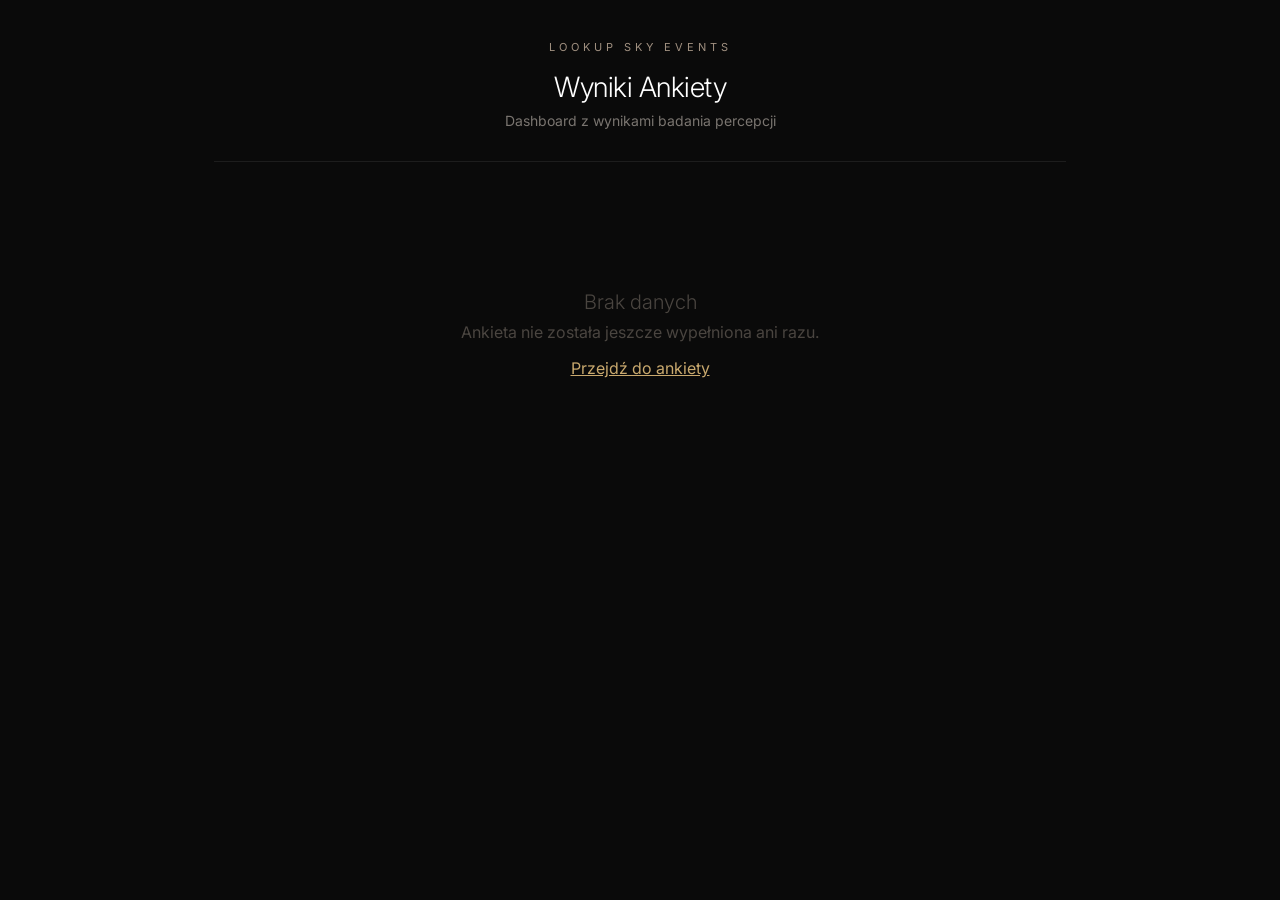
<file: ankieta/wyniki.html>
<!DOCTYPE html>
<html lang="pl">
<head>
<meta charset="UTF-8">
<meta name="viewport" content="width=device-width, initial-scale=1.0">
<title>Wyniki Ankiety - LookUp Sky Events</title>
<style>
@import url('https://fonts.googleapis.com/css2?family=Inter:wght@300;400;500;600;700&display=swap');
*{margin:0;padding:0;box-sizing:border-box}
body{font-family:'Inter',sans-serif;background:#0a0a0a;color:#e8e4df;min-height:100vh}
.container{max-width:900px;margin:0 auto;padding:40px 24px}
.header{text-align:center;margin-bottom:48px;padding-bottom:32px;border-bottom:1px solid rgba(255,255,255,0.08)}
.header .logo{font-size:11px;letter-spacing:4px;text-transform:uppercase;color:#a09080;margin-bottom:16px}
.header h1{font-size:28px;font-weight:300;letter-spacing:-0.5px;color:#fff;margin-bottom:8px}
.header .subtitle{font-size:14px;color:#7a7570}
.stats-grid{display:grid;grid-template-columns:repeat(3,1fr);gap:16px;margin-bottom:48px}
.stat-card{background:rgba(255,255,255,0.03);border:1px solid rgba(255,255,255,0.06);border-radius:12px;padding:24px;text-align:center}
.stat-card .number{font-size:36px;font-weight:300;color:#c9a96e;margin-bottom:4px}
.stat-card .label{font-size:11px;letter-spacing:2px;text-transform:uppercase;color:#6a6560}
.chart-section{margin-bottom:48px}
.chart-title{font-size:10px;letter-spacing:3px;text-transform:uppercase;color:#c9a96e;margin-bottom:20px;padding-bottom:8px;border-bottom:1px solid rgba(255,255,255,0.06)}
.chart-block{margin-bottom:32px}
.chart-block h3{font-size:14px;font-weight:400;color:#e8e4df;margin-bottom:12px}
.bar-row{display:flex;align-items:center;margin-bottom:8px}
.bar-label{width:200px;font-size:13px;color:#a09590;flex-shrink:0;text-align:right;padding-right:16px}
.bar-track{flex:1;height:28px;background:rgba(255,255,255,0.03);border-radius:4px;overflow:hidden;position:relative}
.bar-fill{height:100%;background:linear-gradient(90deg,#c9a96e,#e8d5b0);border-radius:4px;display:flex;align-items:center;padding-left:10px;font-size:12px;font-weight:600;color:#0a0a0a;min-width:fit-content;transition:width 0.6s cubic-bezier(.4,0,.2,1)}
.bar-fill.empty{background:transparent;color:#5a5550;font-weight:400}
.bar-count{margin-left:8px;font-size:11px;color:#7a7570;font-weight:400}
.no-data{text-align:center;padding:80px 20px;color:#4a4540}
.no-data h2{font-size:20px;font-weight:300;margin-bottom:8px}
.btn-reset{background:transparent;border:1px solid rgba(255,80,80,0.3);color:rgba(255,80,80,0.7);padding:10px 24px;border-radius:6px;font-family:inherit;font-size:12px;cursor:pointer;margin-top:24px}
.btn-reset:hover{border-color:rgba(255,80,80,0.6);color:rgba(255,80,80,1)}
@media(max-width:600px){.stats-grid{grid-template-columns:1fr}.bar-label{width:120px;font-size:11px}}
.tab-container { display: flex; justify-content: center; gap: 12px; margin-bottom: 32px; }
.tab-btn { background: rgba(255, 255, 255, 0.03); border: 1px solid rgba(255, 255, 255, 0.08); color: #a09590; padding: 10px 24px; border-radius: 8px; cursor: pointer; font-family: inherit; font-size: 13px; font-weight: 500; transition: all 0.2s ease; }
.tab-btn:hover { background: rgba(255, 255, 255, 0.06); border-color: rgba(255, 255, 255, 0.15); color: #fff; }
.tab-btn.active { background: rgba(201, 169, 110, 0.1); border-color: #c9a96e; color: #c9a96e; }
.view-section { display: none; }
.view-section.active { display: block; }
.respondent-card { background: rgba(255, 255, 255, 0.02); border: 1px solid rgba(255, 255, 255, 0.06); border-radius: 12px; padding: 24px; margin-bottom: 20px; text-align: left; }
.respondent-card-header { display: flex; justify-content: space-between; align-items: center; border-bottom: 1px solid rgba(255,255,255,0.06); padding-bottom: 12px; margin-bottom: 16px; flex-wrap: wrap; gap: 8px; }
.respondent-title { font-size: 15px; font-weight: 500; color: #c9a96e; }
.respondent-date { font-size: 12px; color: #7a7570; }
.respondent-qa-item { margin-bottom: 16px; }
.respondent-q { font-size: 13px; color: #a09590; font-weight: 500; margin-bottom: 6px; }
.respondent-a { font-size: 14px; color: #fff; padding-left: 12px; border-left: 2px solid rgba(201, 169, 110, 0.3); line-height: 1.5; }
</style>
</head>
<body>
<div class="container">
  <div class="header">
    <div class="logo">LookUp Sky Events</div>
    <h1>Wyniki Ankiety</h1>
    <div class="subtitle">Dashboard z wynikami badania percepcji</div>
  </div>
  <div id="content"></div>
</div>
<script>
const questionLabels = {
  q1: 'Stanowisko w organizacji',
  q2: 'Wielkość agencji/firmy',
  q3: 'Liczba eventów rocznie',
  q4: 'Najczęściej realizowane rodzaje eventów',
  q5: 'Czy słyszałeś(aś) o LookUp?',
  q6: 'Skąd czerpałeś(aś) informacje o LookUp?',
  q7: 'Czy realizowałeś(aś) event w LookUp?',
  q8: 'Główne zalety LookUp',
  q9: 'Ocena ceny wynajmu vs inne wieżowce',
  q10: 'Ocena jakości cateringu (Villa Foksal)',
  q11: 'Ocena elastyczności oferty cateringowej',
  q12: 'Ocena pracy działu sprzedaży',
  q13: 'Dostosowanie ofert do potrzeb',
  q14: 'Kiedy rekomendujesz LookUp?',
  q15: 'Kiedy NIE rekomendujesz LookUp?',
  q16: 'Jak często eventy nadają się do LookUp?',
  q17: 'Jaki % trafia do LookUp?',
  q18: 'Co zwiększyłoby rekomendacje?',
  q19: 'Znajomość innych lokalizacji w wieżowcach',
  q20: 'Najczęściej wybierany rodzaj przestrzeni',
  q21: 'Etyka niepowtarzania lokalizacji u tego samego klienta',
  q22: 'Największe bariery rekomendacji',
  q23: 'Co decyduje o wyborze LookUp (otwarta odpowiedź)'
};

window.switchTab = function(tabName) {
  document.querySelectorAll('.tab-btn').forEach(btn => btn.classList.remove('active'));
  document.querySelectorAll('.view-section').forEach(sec => sec.classList.remove('active'));
  
  if (tabName === 'stats') {
    document.querySelector('.tab-btn[onclick*="stats"]').classList.add('active');
    document.getElementById('tab-stats').classList.add('active');
  } else {
    document.querySelector('.tab-btn[onclick*="individual"]').classList.add('active');
    document.getElementById('tab-individual').classList.add('active');
    if (!document.getElementById('respondent-card-content').innerHTML && window.dashboardData && window.dashboardData.length > 0) {
      showRespondent(0);
    }
  }
};

window.showRespondent = function(index) {
  const DATA = window.dashboardData;
  const item = DATA[index];
  if (!item) return;
  const ans = item.answers;
  const date = new Date(item.timestamp).toLocaleString('pl-PL');
  
  let html = `
    <div class="respondent-card">
      <div class="respondent-card-header">
        <span class="respondent-title">Respondent #${parseInt(index)+1} &mdash; ${ans.q1 || 'Nie podano'}</span>
        <span class="respondent-date">Data: ${date}</span>
      </div>
      <div style="display: grid; grid-template-columns: 1fr; gap: 16px;">
  `;
  
  Object.keys(questionLabels).forEach(key => {
    const val = ans[key] || '<em style="color:#5a5550">Brak odpowiedzi</em>';
    html += `
      <div class="respondent-qa-item">
        <div class="respondent-q">${questionLabels[key]}</div>
        <div class="respondent-a">${val}</div>
      </div>
    `;
  });
  
  html += `
      </div>
    </div>
  `;
  document.getElementById('respondent-card-content').innerHTML = html;
};

const DATA = JSON.parse(localStorage.getItem('lookup_survey_results') || '[]');
const el = document.getElementById('content');

window.dashboardData = DATA;
if (!DATA.length) {
  el.innerHTML = '<div class="no-data"><h2>Brak danych</h2><p>Ankieta nie została jeszcze wypełniona ani razu.</p><p style="margin-top:16px"><a href="index.html" style="color:#c9a96e">Przejdź do ankiety</a></p></div>';
} else {
  const total = DATA.length;
  const answers = DATA.map(d => d.answers);

  function count(q) {
    const c = {};
    answers.forEach(a => {
      if (a[q]) {
        const vals = a[q].split('; ');
        vals.forEach(v => { c[v] = (c[v] || 0) + 1; });
      }
    });
    return Object.entries(c).sort((a,b) => b[1] - a[1]);
  }

  function barHTML(label, count, max) {
    const pct = max ? Math.round((count / max) * 100) : 0;
    return `<div class="bar-row"><div class="bar-label">${label}</div><div class="bar-track"><div class="bar-fill${pct===0?' empty':''}" style="width:${Math.max(pct,2)}%">${pct > 8 ? pct+'%' : ''}</div></div><div class="bar-count">${count}</div></div>`;
  }

  function renderBars(q, title) {
    const data = count(q);
    const max = data.length ? data[0][1] : 0;
    if (!data.length) return '';
    return `<div class="chart-block"><h3>${title}</h3>${data.map(d => barHTML(d[0], d[1], max)).join('')}</div>`;
  }

  function renderYesNo(q, title) {
    const data = count(q);
    if (!data.length) return '';
    return `<div class="chart-block"><h3>${title}</h3>${data.map(d => barHTML(d[0], d[1], total)).join('')}</div>`;
  }

  let html = `
    <div class="tab-container">
      <button class="tab-btn active" onclick="switchTab('stats')">Wykresy i statystyki</button>
      <button class="tab-btn" onclick="switchTab('individual')">Odpowiedzi indywidualne</button>
    </div>

    <div id="tab-stats" class="view-section active">
      <div class="stats-grid">
        <div class="stat-card"><div class="number">${total}</div><div class="label">Wypełnionych ankiet</div></div>
        <div class="stat-card"><div class="number">${new Set(answers.map(a => a.q1)).size}</div><div class="label">Różnych stanowisk</div></div>
        <div class="stat-card"><div class="number">${answers.filter(a => a.q7 && a.q7.startsWith('Tak')).length}</div><div class="label">Realizowało event w LookUp</div></div>
      </div>

      <div class="chart-section">
        <div class="chart-title">Część I &mdash; Profil respondenta</div>
        ${renderBars('q1', 'Stanowisko w organizacji')}
        ${renderBars('q2', 'Wielkość agencji')}
        ${renderBars('q3', 'Liczba eventów rocznie')}
        ${renderBars('q4', 'Rodzaje eventów')}
      </div>

      <div class="chart-section">
        <div class="chart-title">Część II &mdash; Znajomość marki LookUp</div>
        ${renderBars('q5', 'Czy znasz LookUp?')}
        ${renderBars('q6', 'Skąd informacje o LookUp?')}
        ${renderBars('q7', 'Czy realizowałeś(aś) event w LookUp?')}
      </div>

      <div class="chart-section">
        <div class="chart-title">Część III &mdash; Percepcja miejsca</div>
        ${renderBars('q8', 'Główne zalety LookUp')}
        ${renderBars('q9', 'Cena vs inne wieżowce')}
        ${renderBars('q10', 'Jakość cateringu Villa Foksal')}
        ${renderBars('q11', 'Elastyczność oferty cateringowej')}
      </div>

      <div class="chart-section">
        <div class="chart-title">Część IV &mdash; Obsługa i współpraca</div>
        ${renderBars('q12', 'Praca działu sprzedaży')}
        ${renderBars('q13', 'Dostosowanie ofert do klienta')}
      </div>

      <div class="chart-section">
        <div class="chart-title">Część V &mdash; Rekomendacje</div>
        ${renderBars('q14', 'Kiedy rekomendujesz LookUp?')}
        ${renderBars('q15', 'Kiedy NIE rekomendujesz LookUp?')}
        ${renderBars('q16', 'Jak często eventy nadają się do LookUp?')}
        ${renderBars('q17', 'Ile z nich trafia do LookUp?')}
        ${renderBars('q18', 'Co zwiększyłoby rekomendacje?')}
      </div>

      <div class="chart-section">
        <div class="chart-title">Część VI &mdash; Konkurencja i alternatywy</div>
        ${renderBars('q19', 'Znajomość innych lokalizacji w wieżowcach')}
        ${renderBars('q20', 'Najczęściej wybierany rodzaj przestrzeni')}
        ${renderBars('q21', 'Etyka niepowtarzania lokalizacji')}
      </div>

      <div class="chart-section">
        <div class="chart-title">Część VII &mdash; Podsumowanie</div>
        ${renderBars('q22', 'Największe bariery rekomendacji')}
      </div>

      <div class="chart-section">
        <div class="chart-title">Otwarte odpowiedzi</div>
        <div class="chart-block"><h3>Co decyduje o wyborze LookUp?</h3>
          ${answers.filter(a=>a.q23).map(a=>'<div style="padding:10px 16px;margin-bottom:6px;background:rgba(255,255,255,0.03);border-radius:6px;font-size:13px;color:#c8c3be;border-left:2px solid #c9a96e">'+a.q23+'</div>').join('') || '<div style="color:#4a4540;font-size:13px">Brak odpowiedzi</div>'}
        </div>
      </div>
    </div>

    <div id="tab-individual" class="view-section">
      <div style="margin-bottom: 24px; display: flex; align-items: center; gap: 12px; flex-wrap: wrap; justify-content: center;">
        <label for="respondent-select" style="font-size: 14px; color: #a09590;">Wybierz respondenta:</label>
        <select id="respondent-select" onchange="showRespondent(this.value)" style="background: #1a1a1a; border: 1px solid rgba(255,255,255,0.15); color: #fff; padding: 10px 16px; border-radius: 8px; font-family: inherit; font-size: 14px; cursor: pointer; max-width: 100%; min-width: 280px;">
          ${DATA.map((d, index) => {
            const date = new Date(d.timestamp).toLocaleString('pl-PL');
            const pos = d.answers.q1 || 'Nie podano stanowiska';
            return `<option value="${index}">Respondent #${index + 1} (${pos} - ${date})</option>`;
          }).join('')}
        </select>
      </div>
      <div id="respondent-card-content"></div>
    </div>

    <div style="text-align:center;margin-top:40px">
      <button class="btn-reset" onclick="if(confirm('Na pewno usunąć wszystkie dane?')){localStorage.removeItem('lookup_survey_results');location.reload();}">Wyczyść dane</button>
    </div>
  `;
  el.innerHTML = html;
}
</script>
</body>
</html>
</file>
